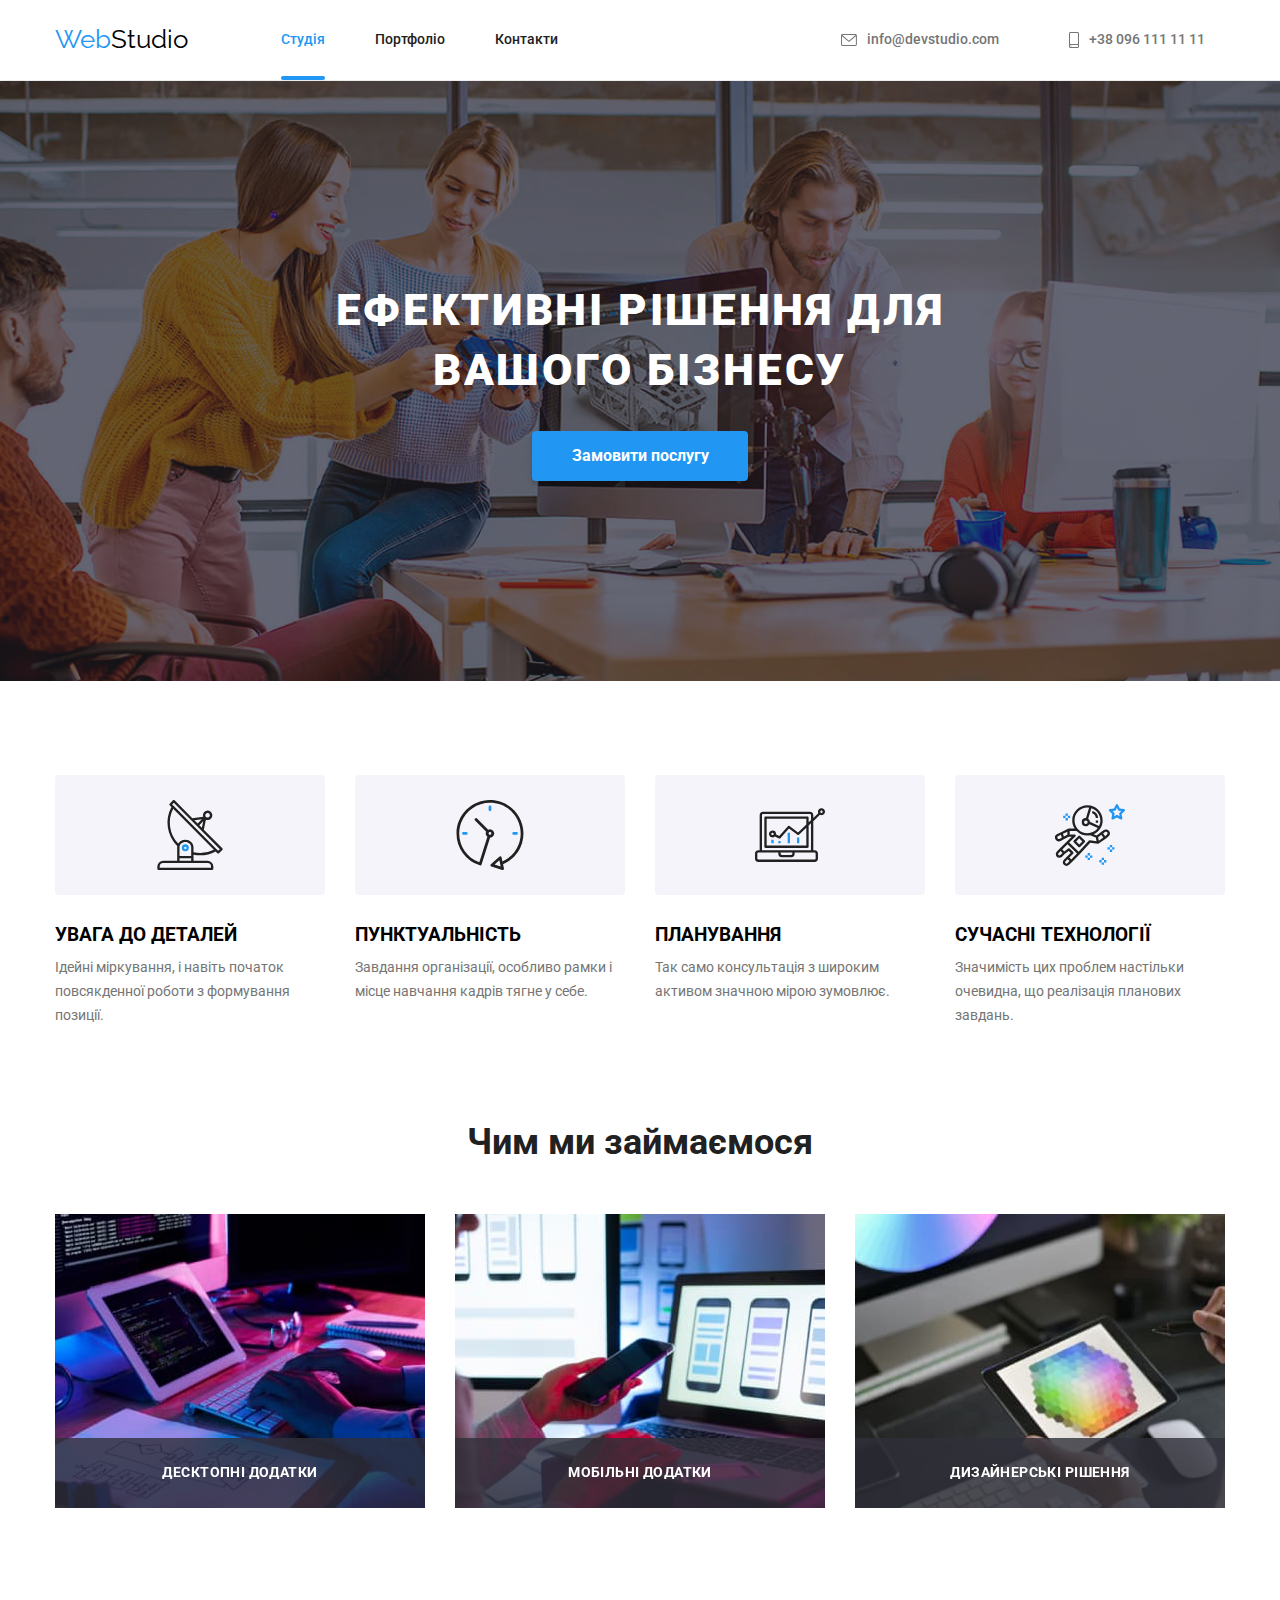
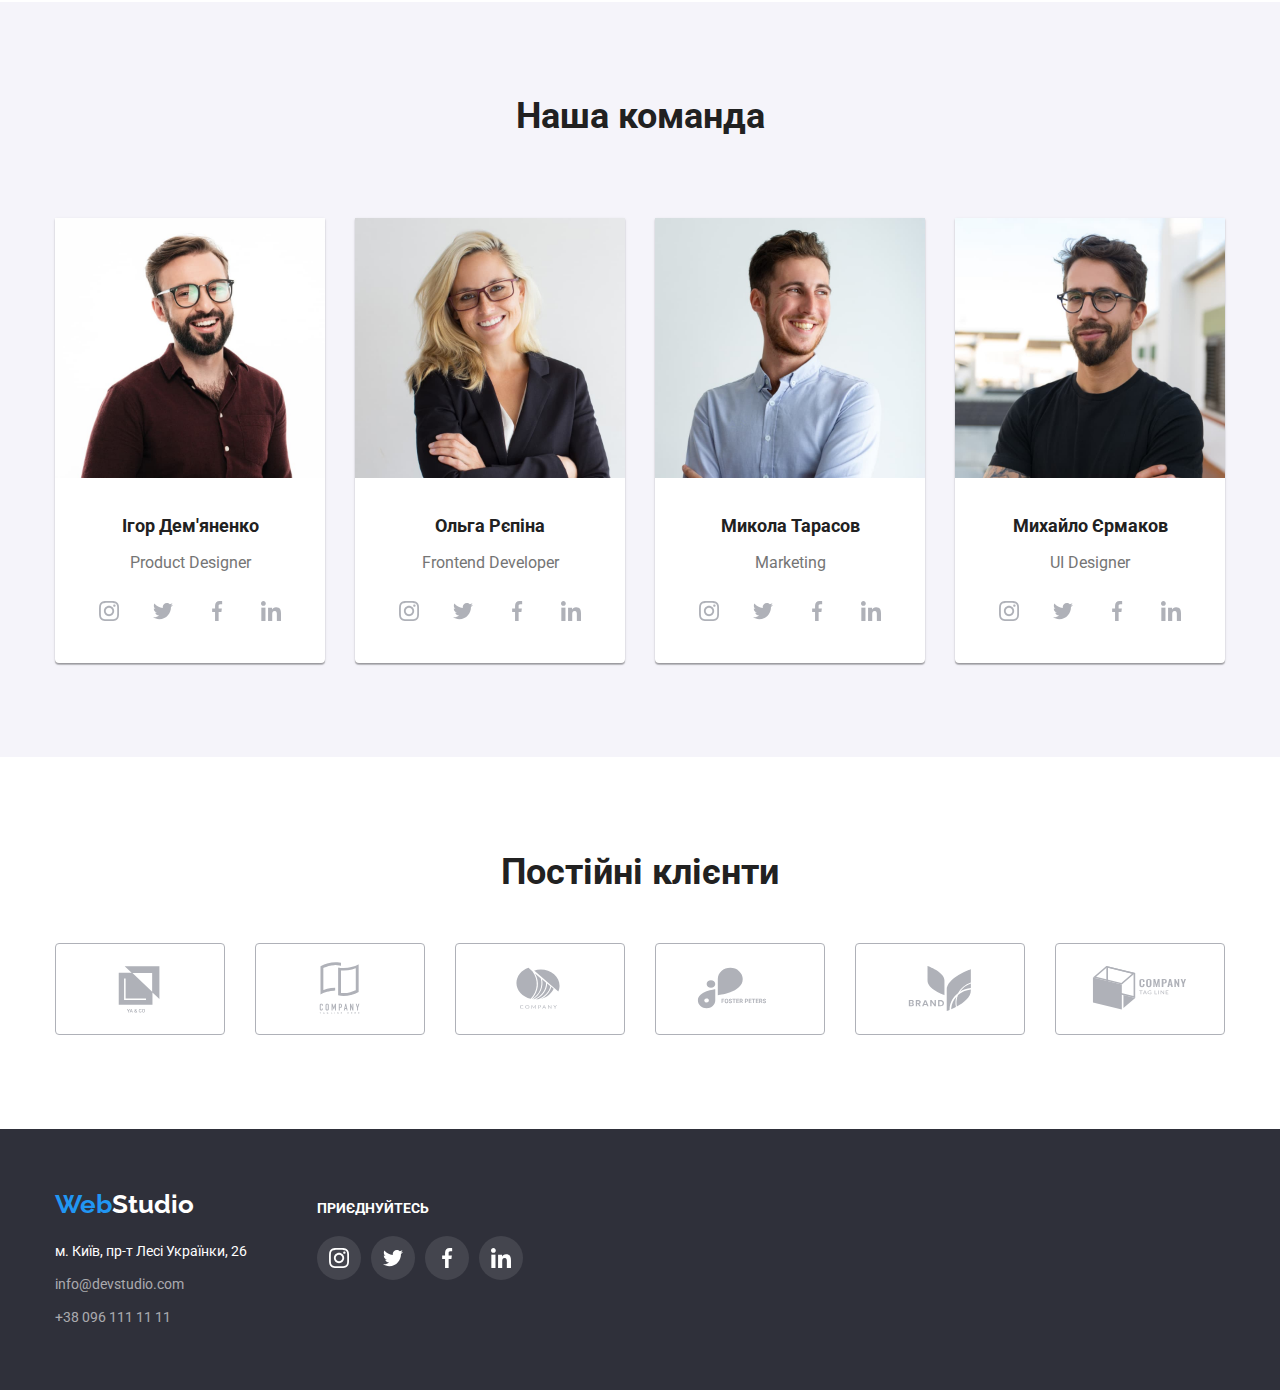
<file: index.html>
<!DOCTYPE html>
<html lang="uk">
  <head>
    <meta charset="UTF-8" />
    <meta http-equiv="X-UA-Compatible" content="IE=edge" />
    <meta name="viewport" content="width=device-width, initial-scale=1.0" />
    <title>Студия</title>
    <link rel="preconnect" href="https://fonts.googleapis.com" />
    <link rel="preconnect" href="https://fonts.gstatic.com" crossorigin />
    <link
      href="https://fonts.googleapis.com/css2?family=Raleway:wght@700&family=Roboto:wght@400;500;700;900&display=swap"
      rel="stylesheet"
    />
    <link
      rel="stylesheet"
      href="https://cdnjs.cloudflare.com/ajax/libs/modern-normalize/1.1.0/modern-normalize.min.css"
    />
    <link rel="stylesheet" href="./css/styles.css" />
  </head>
  <body>
    <!-- header -->
    <header>
      <div class="container main-nav">
        <a href="/" class="logo"> <span class="logo-color">Web</span>Studio </a>
        <nav>
          <ul class="site-nav list">
            <li class="item">
              <a
                class="link-header current"
                href="./index.html"
                class="menu-link"
                >Студія</a
              >
            </li>
            <li class="item">
              <a class="link-header" href="./portfolio.html" class="menu-link"
                >Портфоліо</a
              >
            </li>
            <li class="item">
              <a class="link-header" href="#" class="menu-link">Контакти</a>
            </li>
          </ul>
        </nav>
        <ul class="header-nav list">
          <li class="item icon-envelope">
            <a
              class="header-mail envelope-link"
              href="mailto:info@devstudio.com"
            >
              <svg class="header-mail" width="16" height="12">
                <use href="./image/icons.svg#envelope"></use>
              </svg>

              info@devstudio.com</a
            >
          </li>
          <li class="item icon-smartphone">
            <svg class="header-contact" width="10" height="16">
              <use href="./image/icons.svg#smartphone"></use>
            </svg>
            <a class="header-contact smartphone-link" href="tel:+380961111111"
              >+38 096 111 11 11</a
            >
          </li>
        </ul>
      </div>
    </header>
    <main>
      <!-- section 1  Ефективні рішення -->
      <section class="section-one section">
        <div class="container">
          <h1 class="title-one">
            Ефективні рішення для <br />
            вашого бізнесу
          </h1>
          <button class="button-hero pointer" type="button" data-modal-open>
            Замовити послугу
          </button>
        </div>
        <div class="backdrop is-hidden" data-modal>
          <div class="modal">
            <!-- <p>Lorem ipsum dolor sit amet consectetur adipisicing elit. Beatae eos vero asperiores molestiae, saepe nesciunt sunt? Eius quaerat molestias, eum delectus, molestiae dolorem libero ad harum assumenda voluptatum vel vitae.</p> -->
            <button class="btn-close" data-modal-close></button>
            <svg class="button-close-icon" width="30" height="30">
              <use href="./image/icons.svg#icon-close"></use>
            </svg>
          </div>
        </div>
      </section>
      <!-- section 2 Наші переваги -->
      <section class="feature section">
        <div class="container">
          <h2 hidden>Особливості</h2>
          <ul class="feature-list list">
            <li class="item icon-antenna">
              <h3 class="section-title">УВАГА ДО ДЕТАЛЕЙ</h3>
              <p class="section-two">
                Ідейні міркування, і навіть початок повсякденної роботи з
                формування позиції.
              </p>
            </li>
            <li class="item icon-clock">
              <h3 class="section-title">ПУНКТУАЛЬНІСТЬ</h3>
              <p class="section-two">
                Завдання організації, особливо рамки і місце навчання кадрів
                тягне у себе.
              </p>
            </li>
            <li class="item icon-diagram">
              <h3 class="section-title">ПЛАНУВАННЯ</h3>
              <p class="section-two">
                Так само консультація з широким активом значною мірою зумовлює.
              </p>
            </li>
            <li class="item icon-astronaut">
              <h3 class="section-title">СУЧАСНІ ТЕХНОЛОГІЇ</h3>
              <p class="section-two">
                Значимість цих проблем настільки очевидна, що реалізація
                планових завдань.
              </p>
            </li>
          </ul>
        </div>
      </section>
      <!-- section 3 Чим ми займаємося -->
      <section class="examples section">
        <div class="container">
          <h2 class="section-three">Чим ми займаємося</h2>
          <ul class="list examples-list">
            <li class="item">
              <div class="work-thumb">
                <img src="./image/box1.jpg" alt="photo our work1" width="370" />
                <div class="work-label">
                  <h3 class="workthubm-text">Десктопні додатки</h3>
                </div>
              </div>
            </li>
            <li class="item">
              <div class="work-thumb">
                <img src="./image/box2.jpg" alt="photo our work2" width="370" />
                <div class="work-label">
                  <h3 class="workthubm-text">Мобільні додатки</h3>
                </div>
              </div>
            </li>
            <li class="item">
              <div class="work-thumb">
                <img src="./image/box3.jpg" alt="photo our work3" width="370" />
                <div class="work-label">
                  <h3 class="workthubm-text">Дизайнерські рішення</h3>
                </div>
              </div>
            </li>
          </ul>
        </div>
      </section>
      <!-- section 4 Наша команда -->
      <section class="secondary-section section">
        <div class="container">
          <h2 class="section-four">Наша команда</h2>
          <div class="team-text">
            <ul class="cards list team-list">
              <li class="card">
                <img
                  class="card-image"
                  src="./image/worker1.jpg"
                  alt="Product Designer"
                  width="270"
                />
                <div class="members">
                  <h3 class="card-title">Ігор Дем'яненко</h3>
                  <p class="card-description">Product Designer</p>
                  <div>
                    <ul class="social-link list">
                      <li class="net-item">
                        <a class="net-link link" href="">
                          <svg class="link-icon">
                            <use href="./image/icons.svg#instagram"></use>
                          </svg>
                        </a>
                      </li>
                      <li class="net-item">
                        <a class="net-link link" href="">
                          <svg class="link-icon">
                            <use href="./image/icons.svg#twitter"></use>
                          </svg>
                        </a>
                      </li>
                      <li class="net-item">
                        <a class="net-link link" href="">
                          <svg class="link-icon">
                            <use href="./image/icons.svg#facebook"></use>
                          </svg>
                        </a>
                      </li>
                      <li class="net-item">
                        <a class="net-link link" href="">
                          <svg class="link-icon">
                            <use href="./image/icons.svg#linkedin"></use>
                          </svg>
                        </a>
                      </li>
                    </ul>
                  </div>
                </div>
              </li>

              <li class="card">
                <img
                  class="card-image"
                  src="./image/worker2.jpg"
                  alt="Frontend Developer"
                  width="270"
                />
                <div class="members">
                  <h3 class="card-title">Ольга Рєпіна</h3>
                  <p class="card-description">Frontend Developer</p>
                  <div>
                    <ul class="social-link list">
                      <li class="net-item">
                        <a class="net-link link" href="">
                          <svg class="link-icon">
                            <use href="./image/icons.svg#instagram"></use>
                          </svg>
                        </a>
                      </li>
                      <li class="net-item">
                        <a class="net-link link" href="">
                          <svg class="link-icon">
                            <use href="./image/icons.svg#twitter"></use>
                          </svg>
                        </a>
                      </li>
                      <li class="net-item">
                        <a class="net-link link" href="">
                          <svg class="link-icon">
                            <use href="./image/icons.svg#facebook"></use>
                          </svg>
                        </a>
                      </li>
                      <li class="net-item">
                        <a class="net-link link" href="">
                          <svg class="link-icon">
                            <use href="./image/icons.svg#linkedin"></use>
                          </svg>
                        </a>
                      </li>
                    </ul>
                  </div>
                </div>
              </li>

              <li class="card">
                <img
                  class="card-image"
                  src="./image/worker3.jpg"
                  alt="Marketing"
                  width="270"
                />
                <div class="members">
                  <h3 class="card-title">Микола Тарасов</h3>
                  <p class="card-description">Marketing</p>
                  <div>
                    <ul class="social-link list">
                      <li class="net-item">
                        <a class="net-link link" href="">
                          <svg class="link-icon">
                            <use href="./image/icons.svg#instagram"></use>
                          </svg>
                        </a>
                      </li>
                      <li class="net-item">
                        <a class="net-link link" href="">
                          <svg class="link-icon">
                            <use href="./image/icons.svg#twitter"></use>
                          </svg>
                        </a>
                      </li>
                      <li class="net-item">
                        <a class="net-link link" href="">
                          <svg class="link-icon">
                            <use href="./image/icons.svg#facebook"></use>
                          </svg>
                        </a>
                      </li>
                      <li class="net-item">
                        <a class="net-link link" href="">
                          <svg class="link-icon">
                            <use href="./image/icons.svg#linkedin"></use>
                          </svg>
                        </a>
                      </li>
                    </ul>
                  </div>
                </div>
              </li>
              <li class="card">
                <img
                  class="card-image"
                  src="./image/worker4.jpg"
                  alt="UI Designer"
                  width="270"
                />
                <div class="members">
                  <h3 class="card-title">Михайло Єрмаков</h3>
                  <p class="card-description">UI Designer</p>
                  <div>
                    <ul class="social-link list">
                      <li class="net-item">
                        <a class="net-link link" href="">
                          <svg class="link-icon">
                            <use href="./image/icons.svg#instagram"></use>
                          </svg>
                        </a>
                      </li>
                      <li class="net-item">
                        <a class="net-link link" href="">
                          <svg class="link-icon">
                            <use href="./image/icons.svg#twitter"></use>
                          </svg>
                        </a>
                      </li>
                      <li class="net-item">
                        <a class="net-link link" href="">
                          <svg class="link-icon">
                            <use href="./image/icons.svg#facebook"></use>
                          </svg>
                        </a>
                      </li>
                      <li class="net-item">
                        <a class="net-link link" href="">
                          <svg class="link-icon">
                            <use href="./image/icons.svg#linkedin"></use>
                          </svg>
                        </a>
                      </li>
                    </ul>
                  </div>
                </div>
              </li>
            </ul>
          </div>
        </div>
      </section>
      <section class="section">
        <div class="container">
          <h2 class="section-five">Постійні клієнти</h2>
          <ul class="clients-list">
            <li class="clients">
              <a class="client-link" href="#"
                ><svg class="clients-icon">
                  <use href="./image/icons.svg#yaco"></use>
                </svg>
              </a>
            </li>
            <li class="clients">
              <a class="client-link" href="#"
                ><svg class="clients-icon">
                  <use href="./image/icons.svg#tagline"></use>
                </svg>
              </a>
            </li>
            <li class="clients">
              <a class="client-link" href="#"
                ><svg class="clients-icon">
                  <use href="./image/icons.svg#company"></use>
                </svg>
              </a>
            </li>
            <li class="clients">
              <a class="client-link" href="#"
                ><svg class="clients-icon">
                  <use href="./image/icons.svg#foster"></use>
                </svg>
              </a>
            </li>
            <li class="clients">
              <a class="client-link" href="#"
                ><svg class="clients-icon">
                  <use href="./image/icons.svg#brand"></use>
                </svg>
              </a>
            </li>
            <li class="clients">
              <a class="client-link" href="#"
                ><svg class="clients-icon">
                  <use href="./image/icons.svg#companytagline"></use>
                </svg>
              </a>
            </li>
          </ul>
        </div>
      </section>
    </main>
    <!-- footer Контакти -->
    <footer class="footer-section">
      <div class="container footer-container">
        <div class="wrapper">
          <a href="#" class="logo-footer"
            ><span class="logo-color">Web</span>Studio</a
          >
          <address>
            <ul class="list">
              <li>
                <a class="footer-adress" href="#"
                  >м. Київ, пр-т Лесі Українки, 26</a
                >
              </li>
              <li>
                <a class="footer-contact" href="mailto:info@devstudio.com"
                  >info@devstudio.com</a
                >
              </li>
              <li class="tel">
                <a class="footer-contact" href="tel:+380961111111"
                  >+38 096 111 11 11</a
                >
              </li>
            </ul>
          </address>
        </div>
        <div class="footer-link">
          <p><strong class="slogan-footer">Приєднуйтесь</strong></p>
          <ul class="social-link list">
            <li class="net-item">
              <a class="net-link join-link link" href="">
                <svg class="link-icon">
                  <use href="./image/icons.svg#instagram"></use>
                </svg>
              </a>
            </li>
            <li class="net-item">
              <a class="net-link join-link link" href="">
                <svg class="link-icon">
                  <use href="./image/icons.svg#twitter"></use>
                </svg>
              </a>
            </li>
            <li class="net-item">
              <a class="net-link join-link link" href="">
                <svg class="link-icon">
                  <use href="./image/icons.svg#facebook"></use>
                </svg>
              </a>
            </li>
            <li class="net-item">
              <a class="net-link join-link link" href="">
                <svg class="link-icon">
                  <use href="./image/icons.svg#linkedin"></use>
                </svg>
              </a>
            </li>
          </ul>
        </div>
      </div>
    </footer>
    <script src="./js/modal.js"></script>
  </body>
</html>
</file>
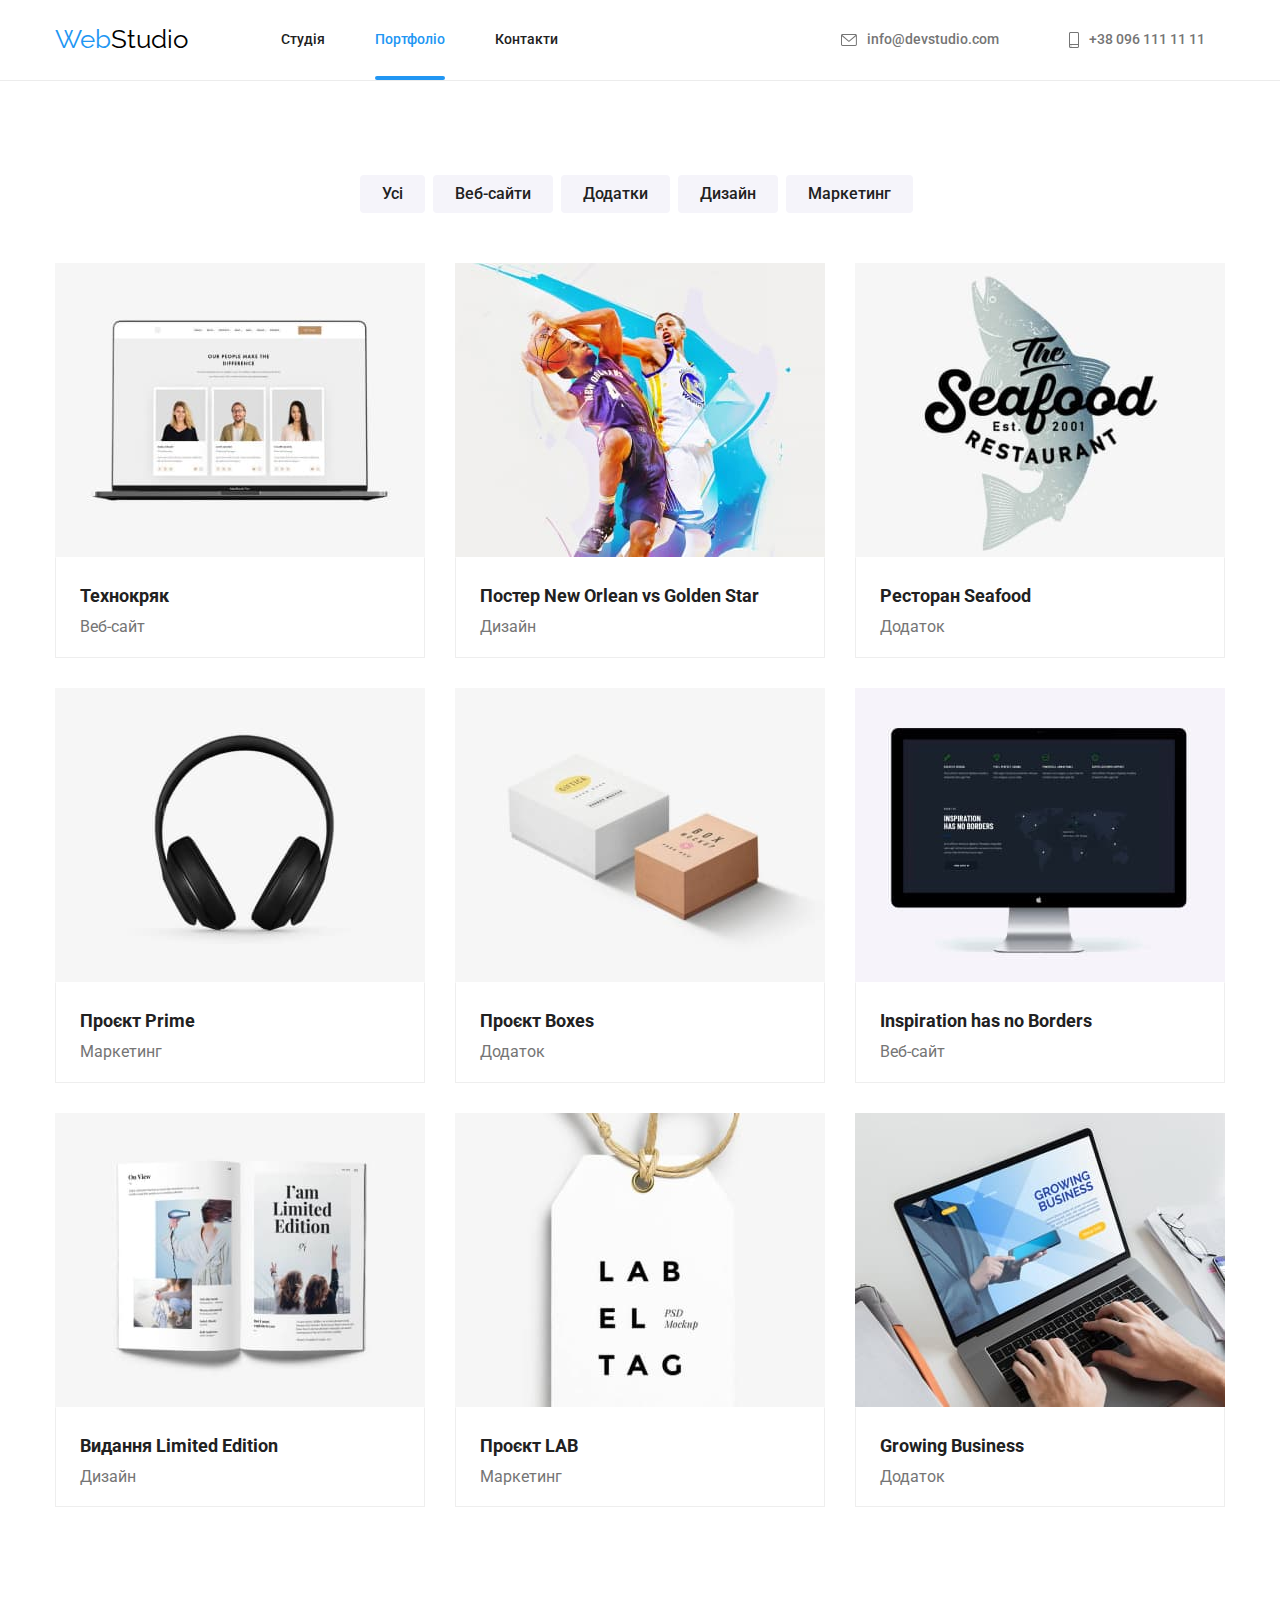
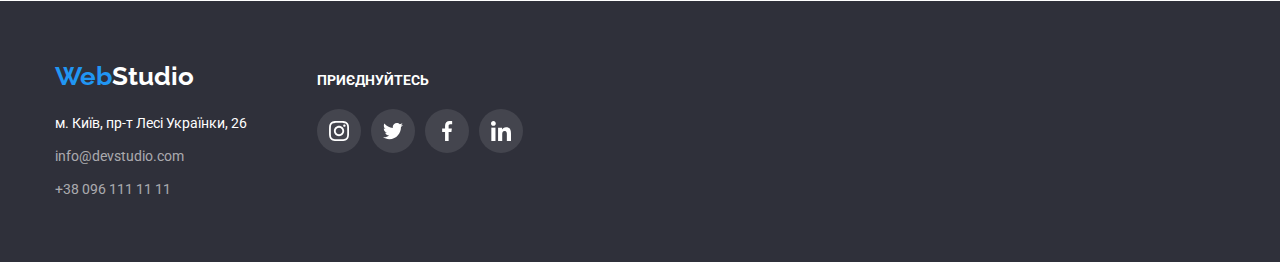
<file: portfolio.html>
<!DOCTYPE html>
<html lang="uk">
  <head>
    <meta charset="UTF-8" />
    <meta http-equiv="X-UA-Compatible" content="IE=edge" />
    <meta name="viewport" content="width=device-width, initial-scale=1.0" />
    <title>Портфолио</title>
    <link rel="preconnect" href="https://fonts.googleapis.com" />
    <link rel="preconnect" href="https://fonts.gstatic.com" crossorigin />
    <link
      href="https://fonts.googleapis.com/css2?family=Raleway:wght@700&family=Roboto:wght@400;500;700;900&display=swap"
      rel="stylesheet"
    />
    <link
      rel="stylesheet"
      href="https://cdnjs.cloudflare.com/ajax/libs/modern-normalize/1.1.0/modern-normalize.min.css"
    />
    <link rel="stylesheet" href="./css/styles.css" />
  </head>
  <body>
    <!-- header портфолио-->
    <header>
      <div class="container main-nav">
        <a href="/" class="logo"> <span class="logo-color">Web</span>Studio </a>
        <nav>
          <ul class="site-nav list">
            <li class="item">
              <a class="link-header" href="./index.html">Студія</a>
            </li>
            <li class="item">
              <a class="link-header current" href="./portfolio.html"
                >Портфоліо</a
              >
            </li>
            <li class="item"><a class="link-header" href="#">Контакти</a></li>
          </ul>
        </nav>
        <ul class="header-nav list">
          <li class="item icon-envelope">
            <a
              class="header-mail envelope-link"
              href="mailto:info@devstudio.com"
            >
              <svg class="header-mail" width="16" height="12">
                <use href="./image/icons.svg#envelope"></use>
              </svg>

              info@devstudio.com</a
            >
          </li>
          <li class="item icon-smartphone">
            <svg class="header-contact" width="10" height="16">
              <use href="./image/icons.svg#smartphone"></use>
            </svg>
            <a class="header-contact smartphone-link" href="tel:+380961111111"
              >+38 096 111 11 11</a
            >
          </li>
        </ul>
      </div>
    </header>
    <main>
      <!-- maim section -->
      <section class="section">
        <div class="container">
          <h1 hidden>Портфолио</h1>
          <ul class="list filter-list">
            <li class="item">
              <button class="button pointer" type="button">Усі</button>
            </li>
            <li class="item">
              <button class="button pointer" type="button">Веб-сайти</button>
            </li>
            <li class="item">
              <button class="button pointer" type="button">Додатки</button>
            </li>
            <li class="item">
              <button class="button pointer" type="button">Дизайн</button>
            </li>
            <li class="item">
              <button class="button pointer" type="button">Маркетинг</button>
            </li>
          </ul>
          <div class="title-portfolio">
            <ul class="cards list portfolio-list">
              <li class="card-item">
                <a class="link-hero" href=""
                  ><div class="product-thumb">
                    <img
                      class="card-image"
                      src="./image/technocrack.jpg"
                      alt="Технокряк"
                      width="370"
                    />
                    <div class="thumb-overlay">
                      <p class="thumb-text">
                        Ресурс пропонує комплексні пропозиції з різним рівнем
                        функціоналу та сервісів. Все це дозволить відвідувачу
                        отримати вичерпні відомості про компанію чи приватну
                        особу.
                      </p>
                    </div>
                  </div>
                  <div class="project">
                    <h2 class="card-title">Технокряк</h2>
                    <p class="card-description">Веб-сайт</p>
                  </div></a
                >
              </li>
              <li class="card-item">
                <a class="link-hero" href=""
                  ><div class="product-thumb">
                    <img
                      class="card-image"
                      src="./image/posnerneworlean.jpg"
                      alt="Постер Баскетбол"
                      width="370"
                    />
                    <div class="thumb-overlay">
                      <p class="thumb-text">
                        Ресурс пропонує комплексні пропозиції з різним рівнем
                        функціоналу та сервісів. Все це дозволить відвідувачу
                        отримати вичерпні відомості про компанію чи приватну
                        особу.
                      </p>
                    </div>
                  </div>
                  <div class="project">
                    <h2 class="card-title">Постер New Orlean vs Golden Star</h2>
                    <p class="card-description">Дизайн</p>
                  </div></a
                >
              </li>
              <li class="card-item">
                <a class="link-hero" href=""
                  ><div class="product-thumb">
                    <img
                      class="card-image"
                      src="./image/seafood.jpg"
                      alt="Ресторан морепродуктів"
                      width="370"
                    />
                    <div class="thumb-overlay">
                      <p class="thumb-text">
                        Ресурс пропонує комплексні пропозиції з різним рівнем
                        функціоналу та сервісів. Все це дозволить відвідувачу
                        отримати вичерпні відомості про компанію чи приватну
                        особу.
                      </p>
                    </div>
                  </div>
                  <div class="project">
                    <h2 class="card-title">Ресторан Seafood</h2>
                    <p class="card-description">Додаток</p>
                  </div></a
                >
              </li>
              <li class="card-item">
                <a class="link-hero" href=""
                  ><div class="product-thumb">
                    <img
                      class="card-image"
                      src="./image/pojectprime.jpg"
                      alt="Проєкт Прайм"
                      width="370"
                    />
                    <div class="thumb-overlay">
                      <p class="thumb-text">
                        Ресурс пропонує комплексні пропозиції з різним рівнем
                        функціоналу та сервісів. Все це дозволить відвідувачу
                        отримати вичерпні відомості про компанію чи приватну
                        особу.
                      </p>
                    </div>
                  </div>
                  <div class="project">
                    <h2 class="card-title">Проєкт Prime</h2>
                    <p class="card-description">Маркетинг</p>
                  </div></a
                >
              </li>
              <li class="card-item">
                <a class="link-hero" href=""
                  ><div class="product-thumb">
                    <img
                      class="card-image"
                      src="./image/projectboxes.jpg"
                      alt="Проєкт Коробки"
                      width="370"
                    />
                    <div class="thumb-overlay">
                      <p class="thumb-text">
                        Ресурс пропонує комплексні пропозиції з різним рівнем
                        функціоналу та сервісів. Все це дозволить відвідувачу
                        отримати вичерпні відомості про компанію чи приватну
                        особу.
                      </p>
                    </div>
                  </div>
                  <div class="project">
                    <h2 class="card-title">Проєкт Boxes</h2>
                    <p class="card-description">Додаток</p>
                  </div></a
                >
              </li>
              <li class="card-item">
                <a class="link-hero" href=""
                  ><div class="product-thumb">
                    <img
                      class="card-image"
                      src="./image/inspirationborders.jpg"
                      alt="Натхнення не має кордонів"
                      width="370"
                    />
                    <div class="thumb-overlay">
                      <p class="thumb-text">
                        Ресурс пропонує комплексні пропозиції з різним рівнем
                        функціоналу та сервісів. Все це дозволить відвідувачу
                        отримати вичерпні відомості про компанію чи приватну
                        особу.
                      </p>
                    </div>
                  </div>
                  <div class="project">
                    <h2 class="card-title">Inspiration has no Borders</h2>
                    <p class="card-description">Веб-сайт</p>
                  </div></a
                >
              </li>
              <li class="card-item">
                <a class="link-hero" href=""
                  ><div class="product-thumb">
                    <img
                      class="card-image"
                      src="./image/limitededition.jpg"
                      alt="обмежене видання"
                      width="370"
                    />
                    <div class="thumb-overlay">
                      <p class="thumb-text">
                        Ресурс пропонує комплексні пропозиції з різним рівнем
                        функціоналу та сервісів. Все це дозволить відвідувачу
                        отримати вичерпні відомості про компанію чи приватну
                        особу.
                      </p>
                    </div>
                  </div>
                  <div class="project">
                    <h2 class="card-title">Видання Limited Edition</h2>
                    <p class="card-description">Дизайн</p>
                  </div></a
                >
              </li>
              <li class="card-item">
                <a class="link-hero" href=""
                  ><div class="product-thumb">
                    <img
                      class="card-image"
                      src="./image/projectlab.jpg"
                      alt="Проєкт Лаб"
                      width="370"
                    />
                    <div class="thumb-overlay">
                      <p class="thumb-text">
                        Ресурс пропонує комплексні пропозиції з різним рівнем
                        функціоналу та сервісів. Все це дозволить відвідувачу
                        отримати вичерпні відомості про компанію чи приватну
                        особу.
                      </p>
                    </div>
                  </div>
                  <div class="project">
                    <h2 class="card-title">Проєкт LAB</h2>
                    <p class="card-description">Маркетинг</p>
                  </div></a
                >
              </li>
              <li class="card-item">
                <a class="link-hero" href=""
                  ><div class="product-thumb">
                    <img
                      class="card-image"
                      src="./image/growingbusiness.jpg"
                      alt="Зростаючий бізнес"
                      width="370"
                    />
                    <div class="thumb-overlay">
                      <p class="thumb-text">
                        Ресурс пропонує комплексні пропозиції з різним рівнем
                        функціоналу та сервісів. Все це дозволить відвідувачу
                        отримати вичерпні відомості про компанію чи приватну
                        особу.
                      </p>
                    </div>
                  </div>
                  <div class="project">
                    <h2 class="card-title">Growing Business</h2>
                    <p class="card-description">Додаток</p>
                  </div></a
                >
              </li>
            </ul>
          </div>
        </div>
      </section>
    </main>
    <!-- footer Контакти -->
    <footer class="footer-section">
      <div class="container footer-container">
        <div class="wrapper">
          <a href="#" class="logo-footer"
            ><span class="logo-color">Web</span>Studio</a
          >
          <address>
            <ul class="list">
              <li>
                <a class="footer-adress" href="#"
                  >м. Київ, пр-т Лесі Українки, 26</a
                >
              </li>
              <li>
                <a class="footer-contact" href="mailto:info@devstudio.com"
                  >info@devstudio.com</a
                >
              </li>
              <li class="tel">
                <a class="footer-contact" href="tel:+380961111111"
                  >+38 096 111 11 11</a
                >
              </li>
            </ul>
          </address>
        </div>
        <div class="footer-link">
          <h2 class="slogan-footer">Приєднуйтесь</h2>
          <ul class="social-link list">
            <li class="net-item">
              <a class="net-link join-link link" href="">
                <svg class="link-icon">
                  <use href="./image/icons.svg#instagram"></use>
                </svg>
              </a>
            </li>
            <li class="net-item">
              <a class="net-link join-link link" href="">
                <svg class="link-icon">
                  <use href="./image/icons.svg#twitter"></use>
                </svg>
              </a>
            </li>
            <li class="net-item">
              <a class="net-link join-link link" href="">
                <svg class="link-icon">
                  <use href="./image/icons.svg#facebook"></use>
                </svg>
              </a>
            </li>
            <li class="net-item">
              <a class="net-link join-link link" href="">
                <svg class="link-icon">
                  <use href="./image/icons.svg#linkedin"></use>
                </svg>
              </a>
            </li>
          </ul>
        </div>
      </div>
    </footer>
  </body>
</html>
</file>
<file: css/styles.css>
:root {
  --main-white-color: #ffffff;
  --main-text-color: #212121;
  --secondary-text-color: #757575;
  --accent-color: #2196f3;
  --main-bgc-white: #f5f5f5;
  --main-bgc-grey: #f5f4fa;
  --secondary-bgc: #2f303a;
  --secondary-accent-color: rgba(255, 255, 255, 0.6);
  --active-bgc-button: #188ce8;
  --main-fill: #afb1b8;
  --secondary-fill: #000000;
  --timing-function: cubic-bezier(0.4, 0, 0.2, 1);
}

h1,
h2,
h3,
h4,
h5,
h6,
p,
ul {
  margin: 0;
}

body {
  background-color: var(--main-white-color);
  font-family: Roboto, sans-serif;
  /* outline: 2px solid tomato; */
}

header {
  border-bottom: 1px solid #ececec;
}

.list {
  list-style: none;
  padding: 0;
  margin: 0;
  /* outline: 2px solid red; */
}

button {
  font-family: inherit;
}

.button:hover,
.button:focus {
  /* background-color: var(--accent-color);
  background-color: var(--active-bgc-button); */
  color: var(--main-white-color);
}

.button-hero:hover,
.button-hero:focus {
  background-color: var(--active-bgc-button);
  color: var(--main-white-color);
}

.pointer {
  cursor: pointer;
}

.container {
  margin-left: auto;
  margin-right: auto;
  width: 1200px;
  padding-left: 15px;
  padding-right: 15px;
  /* outline: 2px solid tomato; */
}

.site-nav {
  display: flex;
  margin-left: 93px;
}

.header-nav {
  display: flex;
  margin-left: auto;
}

.header-nav .item + .item {
  margin-left: 50px;
}

.site-nav .item:not(:last-child) {
  margin-right: 50px;
}
.site-nav .link-header.current {
  color: var(--accent-color);
}
.site-nav .list {
  display: block;
}

.logo {
  color: #000000;
  font-family: Raleway, sans-serif;
  font-size: 26px;
  line-height: 1.19;
  text-decoration: none;
  padding-top: 24px;
  padding-bottom: 25px;
}
.logo-footer {
  display: block;
  color: var(--main-white-color);
  font-family: "Raleway";
  font-weight: 700;
  font-size: 26px;
  line-height: 1.19;
  text-decoration: none;
  margin-bottom: 20px;
}
.logo-color {
  color: var(--accent-color);
}

/* header {
  outline: 2px solid orangered;
} */

.main-nav {
  display: flex;
  align-items: center;
}

.link-header {
  display: block;
  position: relative;
  color: var(--main-text-color);
  text-decoration: none;
  font-weight: 500;
  font-size: 14px;
  line-height: 1.14;
  padding-top: 32px;
  padding-bottom: 32px;
  /* outline: 1px solid teal; */
}

.current.link-header::after {
  content: " ";
  display: block;
  position: absolute;
  left: 0;
  bottom: 0;
  width: 100%;
  height: 4px;
  border-radius: 2px;
  background-color: var(--accent-color);
  opacity: 1;
  transition: opacity 250ms var(--timing-function);
}

a.link-header {
  /* outline: 2px solid yellow; */
}

.link-header:hover,
.link-header:focus {
  color: var(--accent-color);
}

.header-mail {
  display: flex;
  color: var(--secondary-text-color);
  text-decoration: none;
  font-weight: 500;
  font-size: 14px;
  line-height: 1.14;
  margin-right: 10px;
  align-self: center;
  /* outline: 2px solid blueviolet; */
}
.header-contact {
  display: flex;
  color: var(--secondary-text-color);
  text-decoration: none;
  font-weight: 500;
  font-size: 14px;
  line-height: 1.14;
  margin-right: 10px;
  align-self: center;
  /* outline: 2px solid red; */
}

.header-contact:hover,
.icon-envelope:hover,
.header-contact:focus {
  color: var(--accent-color);
  fill: var(--accent-color);
}

.header-mail:hover,
.icon-smartphone:hover,
.header-mail:focus {
  color: var(--accent-color);
  fill: var(--accent-color);
}

/* .header-mail::before:hover{
fill: var(--accent-color);
} */

.button-hero {
  color: var(--main-white-color);
  background-color: var(--accent-color);
  font-weight: 700;
  font-size: 16px;
  line-height: 1.87;
  border-radius: 4px;
  border: transparent;
  padding: 10px 32px;
  min-width: 216px;
  /* outline: 2px solid red; */
  text-align: center;
  /* margin-bottom: 200px; */
  margin-top: 30px;
  box-shadow: 0px 4px 4px rgba(0, 0, 0, 0.15);
}

.button.pointer {
  /* display: block; */
  color: var(--main-text-color);
  background-color: var(--main-bgc-grey);
  font-weight: 500;
  font-size: 16px;
  line-height: 1.62;
  border-radius: 4px;
  border: transparent;
  text-align: center;
  padding-left: 22px;
  padding-right: 22px;
  padding-top: 6px;
  padding-bottom: 6px;
}

.button.pointer:hover,
.button.pointer:focus {
  background-color: var(--accent-color);
  color: var(--main-white-color);
  box-shadow: 0px 3px 1px rgba(0, 0, 0, 0.1), 0px 1px 2px rgba(0, 0, 0, 0.08),
    0px 2px 2px rgba(0, 0, 0, 0.12);
}

.section {
  padding-top: 94px;
  padding-bottom: 94px;
}

.section-one {
  margin: 0 auto;
  background-color: var(--secondary-bgc);
  text-align: center;
  padding-top: 200px;
  padding-bottom: 200px;
  background-image: linear-gradient(
      to right,
      rgba(47, 48, 58, 0.4),
      rgba(47, 48, 58, 0.4)
    ),
    url(../image/backgroudhero.png);
  background-repeat: no-repeat;
  background-position: center;
  height: 600px;
  max-width: 1600px;
  background-size: cover;
}

.title-one {
  color: var(--main-white-color);
  text-align: center;
  letter-spacing: 0.06em;
  text-transform: uppercase;
  font-weight: 900;
  font-size: 44px;
  line-height: 1.36;
  margin-top: 0px;
}

.backdrop {
  position: fixed;
  top: 0;
  left: 0;
  width: 100%;
  height: 100%;
  background-color: rgba(0, 0, 0, 0.2);
}

.backdrop.is-hidden {
  opacity: 0;
  pointer-events: none;
}

.modal {
  position: absolute;
  top: 50%;
  left: 50%;
  transform: translate(-50%, -50%);
  height: 581px;
  width: 528px;
  padding: 15px;
  background: var(--main-white-color);
  box-shadow: 0px 1px 3px rgba(0, 0, 0, 0.12), 0px 1px 1px rgba(0, 0, 0, 0.14),
    0px 2px 1px rgba(0, 0, 0, 0.2);
  border-radius: 4px;
}

.btn-close {
  position: absolute;
  display: block;
  width: 30px;
  height: 30px;
  top: 8px;
  right: 8px;
  padding: 0;
  cursor: pointer;
  border-radius: 50%;
  border: 1px solid rgba(0, 0, 0, 0.1);
  background-color: var(--main-white-color);

  /* background-color: var(--main-white-color);
  color: var(--main-white-color); */
}

.button-close-icon {
  position: absolute;
  display: inline-block;
  width: 20px;
  height: 20px;
  top: 13px;
  right: 13px;
  padding: 0;
  fill: var(--secondary-fill);
  border-radius: 50%;
  /* border: 1px solid rgba(0, 0, 0, 0.1); */
  background-color: var(--main-white-color);
  pointer-events: none;
}

/* .btn-close::before {
  content: " ";
  display: block;
  height: 30px;
  width: 30px;
  background-size: contain;
  background-repeat: no-repeat;
  background-position: center;
  background-color: var(--main-white-color);
  background-image: url(../image/close.svg);
} */

.secondary-section {
  background-color: var(--main-bgc-grey);
}

.feature {
  /* background-color: aquamarine; */
}

.feature-list {
  display: flex;
}

.feature-list .item {
  width: 270px;
  margin-right: 30px;

  /* background-color: tomato; */
}

.feature-list .item::before {
  content: "";
  display: block;
  height: 120px;
  border-radius: 4px;
  /* background-size: contain; */
  background-repeat: no-repeat;
  background-position: center;
  background-color: var(--main-bgc-grey);
  margin-bottom: 30px;
}

.header-mail::before {
  /* content: "";
  display: block;
  height: 16px;
  width: 16px;
  background-size: contain;
  background-repeat: no-repeat;
  background-position: center;
  margin-right: 10px;
  background-image: url(../image/envelope.svg); */
}

/* .header-contact::before {
  content: "";
  display: block;
  height: 16px;
  width: 10px;
  background-size: contain;
  background-repeat: no-repeat;
  background-position: center;
  margin-right: 10px;
  outline: 2px solid red;
  background-image: url(../image/smartphone.svg);
} */

.icon-envelope,
.icon-smartphone {
  display: inline-block;
  display: flex;
  align-self: center;
  margin-right: 10px;
  fill: var(--secondary-text-color);
}

.icon-antenna::before {
  background-image: url(../image/antenna.svg);
}

.icon-smartphone {
  /* fill: var(--main-fill); */
}

.icon-clock::before {
  background-image: url(../image/clock.svg);
}

.icon-diagram::before {
  background-image: url(../image/diagram.svg);
}

.icon-astronaut::before {
  background-image: url(../image/astronaut.svg);
}

.feature-list .section-title {
  padding-bottom: 10px;
}

.feature-list .item:nth-child(4n) {
  margin-right: 0;
}

.thumb-text {
  display: block;
  position: absolute;
  padding: 63px 24px;
  font-weight: 400;
  font-size: 18px;
  line-height: 1.56;
  /* letter-spacing: 0.03em; */
  color: var(--main-white-color);
}

.product-thumb {
  position: relative;
  overflow: hidden;
}

.thumb-overlay {
  display: block;
  position: absolute;
  /* outline: 1px solid red; */
  top: 0;
  left: 0;
  width: 100%;
  height: 100%;
  /* opacity: 0; */
  background-color: rgba(33, 150, 243, 0.9);
  transform: translateY(100%);
  transition: transform 250ms var(--timing-function);

  /* transform: translate(-50%, -50%); */
}

.thumb-overlay:hover {
  opacity: 1;
}

/* .product-thumb::before {
  display: inline-block;
  content: " ";
  position: absolute;
  top: 0;
  left: 0;
  width: 100%;
  height: 100%;
  background-color: rgba(33, 150, 243, 0.9);
  transform: translateY(100%);
  transition: transform 250ms var(--timing-function);
} */

.link-hero:hover .product-thumb:hover::before {
  opacity: 1;
}

.portfolio-list {
  display: flex;
  flex-wrap: wrap;
  gap: 30px;
}

.portfolio-list .card-item {
  width: 370px;
  /* background-color: teal; */
  /* margin-right: 30px;
  margin-bottom: 30px; */
}

.card-item:hover .product-thumb::before {
  transform: translateY(0);
}

.link-hero:hover .thumb-overlay {
  transform: translateY(0);
}

/* .card-item:hover .thumb-overlay{
  transform: translateY(0);
} */

.link-hero:hover {
  box-shadow: 0px 1px 1px rgba(0, 0, 0, 0.12), 0px 4px 4px rgba(0, 0, 0, 0.06),
    1px 4px 6px rgba(0, 0, 0, 0.16);
}

.portfolio-list .card-item:nth-last-child(-n + 3) {
  margin-bottom: 0;
}
*/ .section-title {
  color: var(--main-text-color);
  font-weight: 700;
  font-size: 14px;
  line-height: 1.14;
  margin-top: 0;
  margin-bottom: 10;
}
.section-two {
  color: var(--secondary-text-color);
  font-size: 14px;
  line-height: 1.71;
  margin-top: 0;
  margin-bottom: 0;
}

/* .examples {
  background-color: violet;
} */

.examples {
  padding-top: 0px;
}

.examples-list {
  display: flex;
}

.examples-list .item {
  width: 370px;
  height: 294px;
  margin-right: 30px;
  /* background-color: chartreuse; */
}

.examples-list .item:nth-child(3n) {
  margin-right: 0;
}

.section-three {
  color: var(--main-text-color);
  font-weight: 700;
  font-size: 36px;
  line-height: 1.16;
  text-align: center;
  /* margin-top: 94px; */
  margin-bottom: 50px;
}

.work-thumb {
  position: relative;
  width: 100%;
  height: 100%;
}

.work-thumb::before {
  display: inline-block;
  content: " ";
  position: absolute;
  /* outline: 2px solid tomato; */
  bottom: 0;
  left: 0;
  width: 100%;
  height: 70px;
  background-color: rgba(47, 48, 58, 0.8);
}

.work-label {
  display: block;
  position: absolute;
  left: 50%;
  bottom: 10%;
  transform: translateX(-50%);
}

.workthubm-text {
  font-size: 14px;
  line-height: 0.87;
  text-align: center;
  letter-spacing: 0.03em;
  text-transform: uppercase;
  color: var(--main-white-color);
}

.team-text {
  padding-top: 30px;
}

.members .card-title {
  margin-bottom: 10px;
}

.members {
  padding-top: 30px;
  padding-bottom: 30px;
}

.team-list {
  display: flex;
  text-align: center;
  /* box-shadow: 0px 1px 3px rgba(0, 0, 0, 0.12), 0px 1px 1px rgba(0, 0, 0, 0.14), 0px 2px 1px rgba(0, 0, 0, 0.2); */
  border-radius: 0px 0px 4px 4px;
}

.team-list .card {
  width: 270px;
  margin-right: 30px;
  background-color: var(--main-white-color);
  border-radius: 0px 0px 4px 4px;
  box-shadow: 0px 1px 3px rgba(0, 0, 0, 0.12), 0px 1px 1px rgba(0, 0, 0, 0.14),
    0px 2px 1px rgba(0, 0, 0, 0.2);
}

.team-list .card:nth-child(4n) {
  margin-right: 0;
}

.section-four {
  color: var(--main-text-color);
  font-weight: 700;
  font-size: 36px;
  line-height: 1.16;
  text-align: center;
  margin-top: 0;
  margin-bottom: 50px;
}

.card-image {
  display: block;
  /* border: 1px solid var(--main-bgc-white) */
  border: transparent;
}

.card-title {
  color: var(--main-text-color);
  font-weight: 700;
  font-size: 18px;
  line-height: 2;

  /* padding-bottom: 10px; 
  margin-top: 30px; */
}

.project .card-title {
  margin-bottom: 4px;
}

.project {
  padding-top: 20px;
  padding-bottom: 20px;
  padding-left: 24px;
  padding-right: 24px;
  border-right: 1px solid #eeeeee;
  border-bottom: 1px solid #eeeeee;
  border-left: 1px solid #eeeeee;
  border-top: 1px solid transparent;
}

.card-title > .card-description {
  /* padding-left: 24px; */
}

.filter-list.list {
  display: flex;
  align-items: center;
  justify-content: center;
  /* background-color: deepskyblue; */
}

.list.filter-list {
  margin-bottom: 50px;
}

.title-portfolio .card-description {
  /* padding-left: 24px;
  padding-bottom: 30px; */
  /* border-right: 1px solid #eeeeee;
  border-bottom: 1px solid #eeeeee;
  border-left: 1px solid #eeeeee; */
}

.title-portfolio .card-title {
  /* padding-left: 24px;
  padding-top: 20px; */
  /* border-right: 1px solid #eeeeee;
  border-left: 1px solid #eeeeee; */
  /* padding-top: 20px; */
  /* padding-bottom: 10px; */
  /* margin-bottom: 4px; */
}

.button.pointer {
  /* margin-bottom: 50px; */
  margin-right: 8px;
}

.card-description {
  color: var(--secondary-text-color);
  font-size: 16px;
  line-height: 1.18;
}

.link-hero {
  display: block;
  text-decoration: none;
  /* overflow: hidden; */
}

.section-five {
  color: var(--main-text-color);
  font-size: 36px;
  line-height: 1.17;
  text-align: center;
  margin-bottom: 50px;
}

.clients-list {
  text-decoration: none;
  list-style: none;
  content: "";
  display: flex;
  /* height: 92px; */
  background-repeat: no-repeat;
  background-position: center;
  padding: 0;
  /* background-color: var(--main-bgc-grey); */

  /* outline: 2px solid red; */
  gap: 30px;
}

.clients:hover {
  fill: var(--accent-color);
  color: var(--accent-color);
  border-color: var(--accent-color);
  cursor: pointer;
}

.yaco:hover {
  fill: var(--accent-color);
}

.client-link {
  width: 100%;
  height: 100%;
  color: var(--main-fill);
  /* border: 1px solid var(--main-fill); */
  border-radius: 4px;
  display: flex;
  justify-content: center;
  align-items: center;
}

.client-link:hover {
  color: var(--accent-color);
  fill: var(--accent-color);
  /* background-color: var(--accent-color); */
}

.clients {
  width: 170px;
  height: 92px;
  align-items: center;
  border: 1px solid var(--main-fill);
  border-radius: 4px;

  /* background-color: var(--main-bgc-grey); */
}

.clients-icon {
  width: 106px;
  height: 60px;
  fill: currentColor;
}

.yaco {
  background-image: url(../image/yaco.svg);
  fill: var(--main-fill);
  background-repeat: no-repeat;
  background-position: center;
}

/* .yaco:hover{
  cursor: pointer;
  border: 1px solid var(--accent-color);
 color: var(--accent-color);
  
} */

.tagline {
  background-image: url(../image/tagline.svg);
  background-repeat: no-repeat;
  background-position: center;
}

.company {
  background-image: url(../image/company.svg);
  background-repeat: no-repeat;
  background-position: center;
}

.foster {
  background-image: url(../image/foster.svg);
  background-repeat: no-repeat;
  background-position: center;
}

.brand {
  background-image: url(../image/brand.svg);
  background-repeat: no-repeat;
  background-position: center;
}

.companytagline {
  background-image: url(../image/companytagline.svg);
  background-repeat: no-repeat;
  background-position: center;
}

.social-link {
  margin-top: 16px;
  display: flex;
  justify-content: center;
  gap: 10px;
  height: 44px;
}

.net-item {
  display: flex;
  width: 44px;
  height: 44px;
}

.net-link {
  display: flex;
  align-items: center;
  justify-content: center;
  width: 100%;
  height: 100%;
  /* border: 2px solid transparent; */
  border-radius: 50%;
  fill: var(--main-fill);
}

.header-icon {
  width: 16px;
  height: 12px;
  fill: var(--main-fill);
}

.link-icon {
  display: flex;
  padding: 12;
  width: 20px;
  height: 20px;
  border: 2px;
}

.net-link:hover {
  background-color: var(--accent-color);
  fill: var(--main-white-color);
}

.link-icon:hover {
  fill: var(--main-white-color);
}
.footer-section {
  padding-top: 60px;
  padding-bottom: 60px;
}

.footer-adress {
  display: block;
  color: var(--main-white-color);
  text-decoration: none;
  font-weight: 400;
  font-style: normal;
  font-size: 14px;
  line-height: 1.71;
  margin-bottom: 9px;
}

.tel .footer-contact {
  margin-bottom: 0px;
}

.footer-contact {
  display: block;
  color: var(--secondary-accent-color);
  text-decoration: none;
  font-weight: 400;
  font-style: normal;
  font-size: 14px;
  line-height: 1.71;
  margin-bottom: 9px;
}

footer {
  background-color: var(--secondary-bgc);
}

.footer-adress:focus,
.footer-adress:hover {
  color: var(--accent-color);
}

.footer-contact:focus,
.footer-contact:hover {
  color: var(--accent-color);
}
.footer-container {
  display: flex;
  align-items: baseline;
}

.wrapper {
  display: flex;
  flex-direction: column;
  margin-right: 70px;
}

.net-item {
  background-color: rgba(255, 255, 255, 0.1);
  border-radius: 50%;
}

.footer-link {
  display: flex;
  flex-direction: column;
  /* flex-wrap: wrap; */
  color: var(--main-white-color);
}

.footer-link > .social-link {
  margin: 0;
}

.join-link > .link-icon {
  fill: var(--main-white-color);
}

.slogan-footer {
  display: block;
  font-size: 14px;
  line-height: 1.15;
  text-transform: uppercase;
  margin-bottom: 20px;
}

:hover {
  transition: 250ms cubic-bezier(0.4, 0, 0.2, 1);
}
:focus {
  transition: 250ms cubic-bezier(0.4, 0, 0.2, 1);
}
</file>
